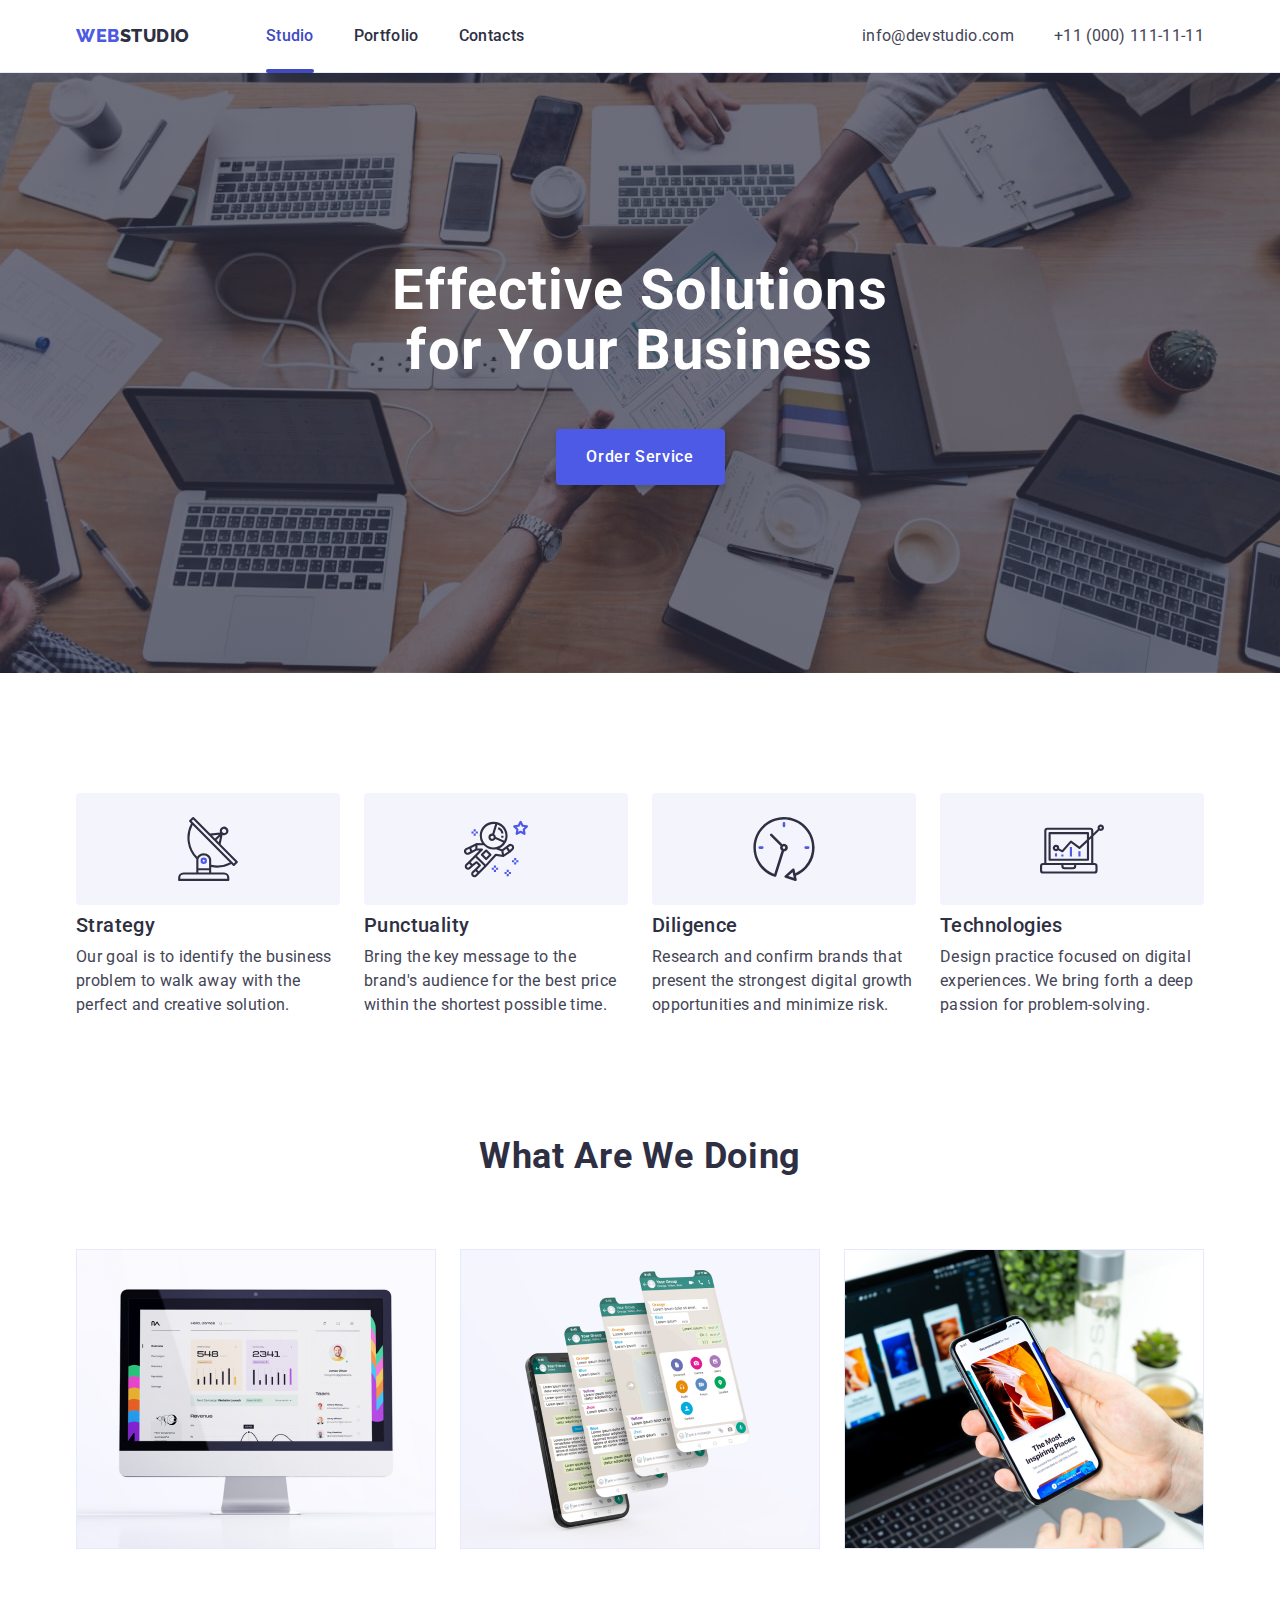
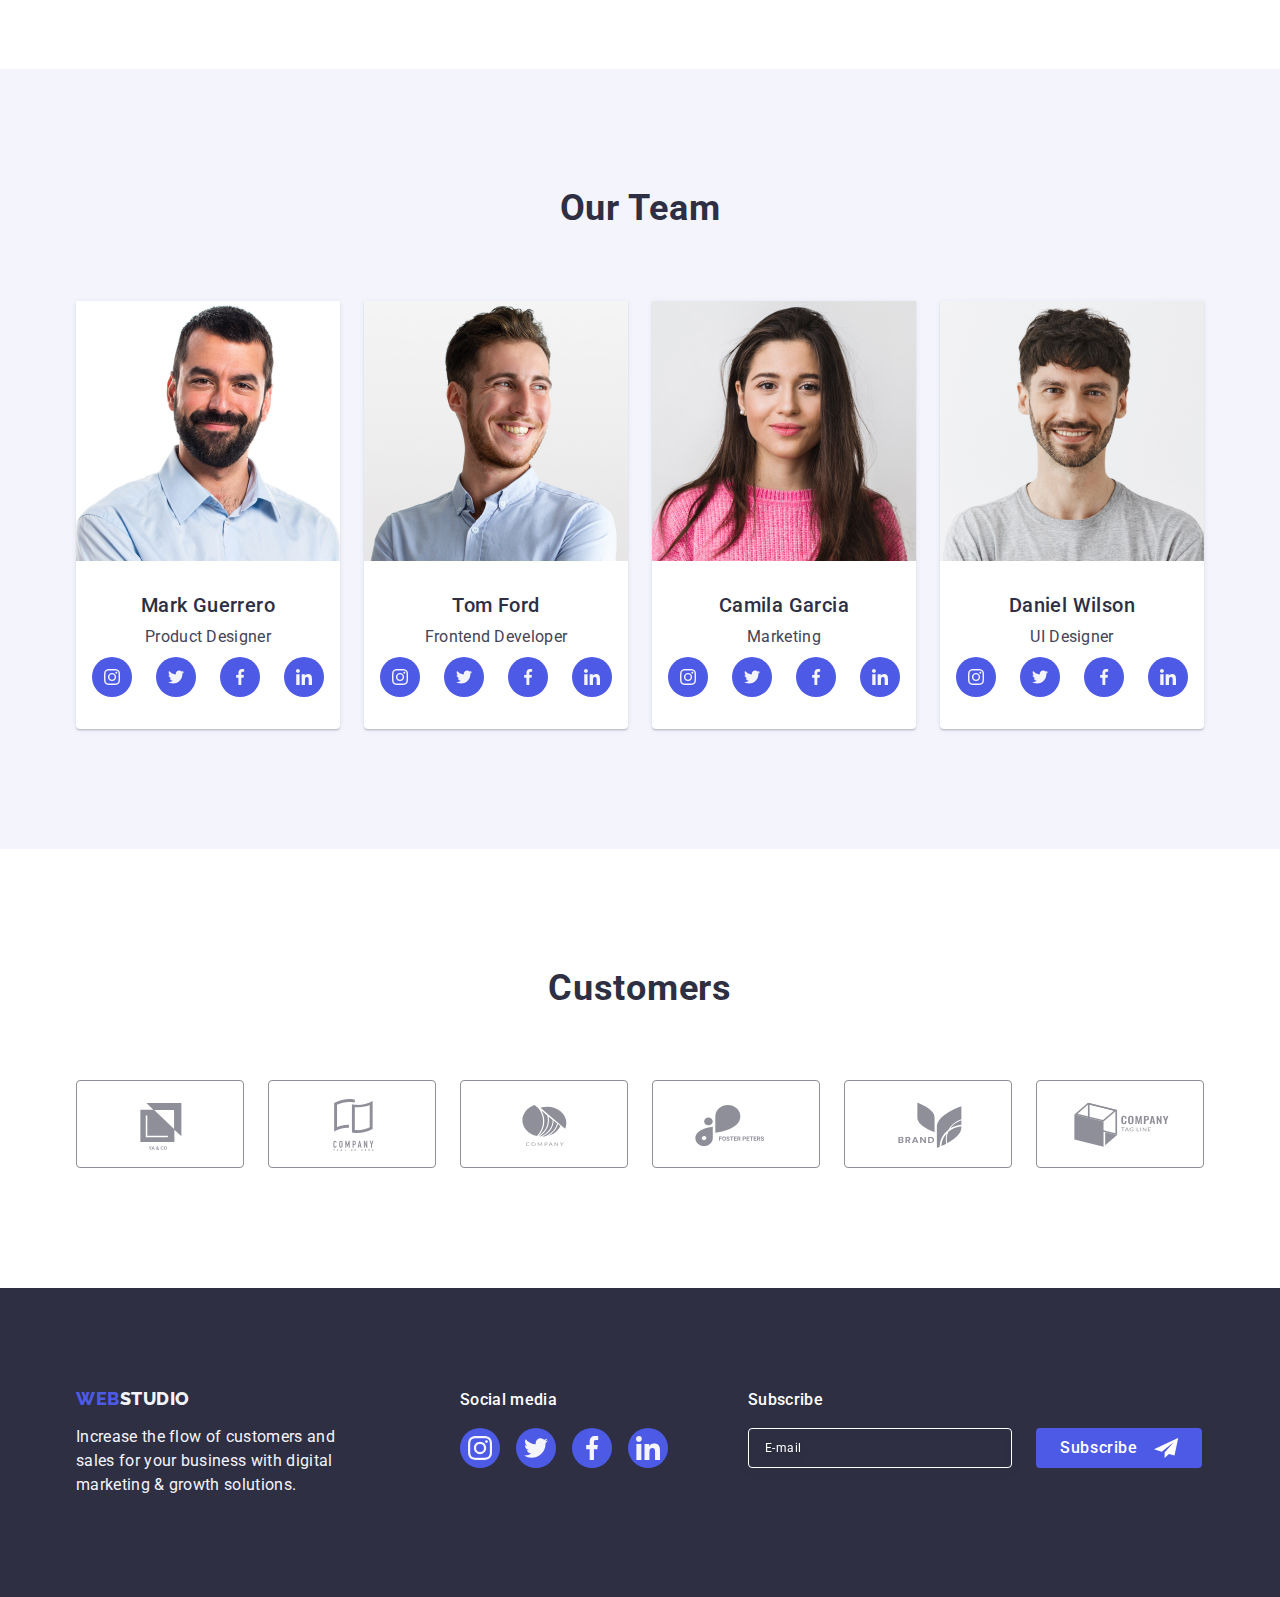
<file: index.html>
<!DOCTYPE html>
<html lang="en">
  <head>
    <meta charset="UTF-8" />
    <meta http-equiv="X-UA-Compatible" content="IE=edge" />
    <meta name="viewport" content="width=device-width, initial-scale=1.0" />
    <title>Main Page</title>
    <link rel="preconnect" href="https://fonts.googleapis.com" />
    <link rel="preconnect" href="https://fonts.gstatic.com" crossorigin />
    <link
      href="https://fonts.googleapis.com/css2?family=Raleway:wght@800&family=Roboto:wght@400;500;700;900&display=swap"
      rel="stylesheet"
    />
    <link
      rel="stylesheet"
      href="https://cdnjs.cloudflare.com/ajax/libs/modern-normalize/1.1.0/modern-normalize.min.css"
    />
    <link rel="stylesheet" href="./css/styles.css" />
  </head>
  <body>
    <header class="page-header">
      <div class="container page-header-container">
        <nav class="nav-header">
          <a class="logo link logo-header" href="./index.html"
            >Web<span class="part-logo">Studio</span></a
          >
          <ul class="menu list">
            <li class="menu-item">
              <a
                class="menu-link link highlighting-the-active-page"
                href="./index.html"
                >Studio</a
              >
            </li>
            <li class="menu-item">
              <a class="menu-link link" href="./portfolio.html">Portfolio</a>
            </li>
            <li class="menu-item">
              <a class="menu-link link" href="">Contacts</a>
            </li>
          </ul>
        </nav>
        <address class="contacts">
          <ul class="contact-information list">
            <li class="contact-information-item">
              <a
                class="contact-information-link link"
                href="mailto:info@devstudio.com"
                >info@devstudio.com</a
              >
            </li>
            <li class="contact-information-item">
              <a class="contact-information-link link" href="tel:+110001111111"
                >+11 (000) 111-11-11</a
              >
            </li>
          </ul>
        </address>
      </div>
    </header>
    <main>
      <section class="hero hero-container">
        <div class="container">
          <h1 class="hero-title">Effective Solutions for Your Business</h1>
          <button class="btn-order" type="button" data-modal-open>
            Order Service
          </button>
        </div>
      </section>
      <section class="feautures section">
        <div class="container">
          <h2 class="feautures-tittle-main visually-hidden">Features</h2>
          <ul class="feautures-list list">
            <li class="feautures-item">
              <div class="feautures-icon-container">
                <svg
                  class="feautures-icon feautures-icon-antenna"
                  aria-label="icon-antenna"
                  width="64"
                  height="64"
                >
                  <use href="./images/icons.svg#icon-antenna"></use>
                </svg>
              </div>
              <h3 class="feautures-tittle">Strategy</h3>
              <p class="feautures-text">
                Our goal is to identify the business problem to walk away with
                the perfect and creative solution.
              </p>
            </li>
            <li class="feautures-item">
              <div class="feautures-icon-container">
                <svg
                  class="feautures-icon feautures-icon-astronaut"
                  aria-label="icon-astronaut"
                  width="64"
                  height="64"
                >
                  <use href="./images/icons.svg#icon-astronaut"></use>
                </svg>
              </div>
              <h3 class="feautures-tittle">Punctuality</h3>
              <p class="feautures-text">
                Bring the key message to the brand's audience for the best price
                within the shortest possible time.
              </p>
            </li>
            <li class="feautures-item">
              <div class="feautures-icon-container">
                <svg
                  class="feautures-icon feautures-icon-clock"
                  aria-label="icon-clock"
                  width="64"
                  height="64"
                >
                  <use href="./images/icons.svg#icon-clock"></use>
                </svg>
              </div>
              <h3 class="feautures-tittle">Diligence</h3>
              <p class="feautures-text">
                Research and confirm brands that present the strongest digital
                growth opportunities and minimize risk.
              </p>
            </li>
            <li class="feautures-item">
              <div class="feautures-icon-container">
                <svg
                  class="feautures-icon feautures-icon-diagram"
                  aria-label="icon-diagram"
                  width="64"
                  height="64"
                >
                  <use href="./images/icons.svg#icon-diagram"></use>
                </svg>
              </div>
              <h3 class="feautures-tittle">Technologies</h3>
              <p class="feautures-text">
                Design practice focused on digital experiences. We bring forth a
                deep passion for problem-solving.
              </p>
            </li>
          </ul>
        </div>
      </section>
      <section class="activity">
        <div class="container">
          <h2 class="activity-tittle">What are we doing</h2>
          <ul class="activity-list list">
            <li class="activity-item">
              <img
                class="activity-img"
                src="./images/rectangle71.jpg"
                alt="Gray monobloc"
                width="360"
              />
            </li>
            <li class="activity-item">
              <img
                class="activity-img"
                src="./images/rectangle711.jpg"
                alt="Phone mockup"
                width="360"
              />
            </li>
            <li class="activity-item">
              <img
                class="activity-img"
                src="./images/rectangle712.jpg"
                alt="Apple phone in hand"
                width="360"
              />
            </li>
          </ul>
        </div>
      </section>
      <section class="team section">
        <div class="container team-container">
          <h2 class="team-tittle">Our Team</h2>
          <ul class="team-list list">
            <li class="team-item">
              <img
                class="team-img"
                src="./images/img.jpg"
                alt="Mark Guerrero"
                width="264"
              />
              <div class="team-text">
                <h3 class="team-member">Mark Guerrero</h3>
                <p class="team-member-position">Product Designer</p>
                <ul class="social-list list">
                  <li class="social-list-item">
                    <a href="" class="social-link">
                      <svg
                        class="social-icon"
                        aria-label="icon instagram"
                        width="16"
                        height="16"
                      >
                        <use href="./images/icons.svg#icon-instagram"></use>
                      </svg>
                    </a>
                  </li>
                  <li class="social-list-item">
                    <a href="" class="social-link">
                      <svg
                        class="social-icon"
                        aria-label="icon twitter"
                        width="16"
                        height="16"
                      >
                        <use href="./images/icons.svg#icon-twitter"></use>
                      </svg>
                    </a>
                  </li>
                  <li class="social-list-item">
                    <a href="" class="social-link">
                      <svg
                        class="social-icon"
                        aria-label="icon facebook"
                        width="16"
                        height="16"
                      >
                        <use href="./images/icons.svg#icon-facebook"></use>
                      </svg>
                    </a>
                  </li>
                  <li class="social-list-item">
                    <a href="" class="social-link">
                      <svg
                        class="social-icon"
                        aria-label="icon linkedin"
                        width="16"
                        height="16"
                      >
                        <use href="./images/icons.svg#icon-linkedin"></use>
                      </svg>
                    </a>
                  </li>
                </ul>
              </div>
            </li>
            <li class="team-item">
              <img
                class="team-img"
                src="./images/img1.jpg"
                alt="Tom Ford"
                width="264"
              />
              <div class="team-text">
                <h3 class="team-member">Tom Ford</h3>
                <p class="team-member-position">Frontend Developer</p>
                <ul class="social-list list">
                  <li class="social-list-item">
                    <a href="" class="social-link">
                      <svg
                        class="social-icon"
                        aria-label="icon instagram"
                        width="16"
                        height="16"
                      >
                        <use href="./images/icons.svg#icon-instagram"></use>
                      </svg>
                    </a>
                  </li>
                  <li class="social-list-item">
                    <a href="" class="social-link">
                      <svg
                        class="social-icon"
                        aria-label="icon twitter"
                        width="16"
                        height="16"
                      >
                        <use href="./images/icons.svg#icon-twitter"></use>
                      </svg>
                    </a>
                  </li>
                  <li class="social-list-item">
                    <a href="" class="social-link">
                      <svg
                        class="social-icon"
                        aria-label="icon facebook"
                        width="16"
                        height="16"
                      >
                        <use href="./images/icons.svg#icon-facebook"></use>
                      </svg>
                    </a>
                  </li>
                  <li class="social-list-item">
                    <a href="" class="social-link">
                      <svg
                        class="social-icon"
                        aria-label="icon linkedin"
                        width="16"
                        height="16"
                      >
                        <use href="./images/icons.svg#icon-linkedin"></use>
                      </svg>
                    </a>
                  </li>
                </ul>
              </div>
            </li>
            <li class="team-item">
              <img
                class="team-img"
                src="./images/img2.jpg"
                alt="Camila Garcia"
                width="264"
              />
              <div class="team-text">
                <h3 class="team-member">Camila Garcia</h3>
                <p class="team-member-position">Marketing</p>
                <ul class="social-list list">
                  <li class="social-list-item">
                    <a href="" class="social-link">
                      <svg
                        class="social-icon"
                        aria-label="icon instagram"
                        width="16"
                        height="16"
                      >
                        <use href="./images/icons.svg#icon-instagram"></use>
                      </svg>
                    </a>
                  </li>
                  <li class="social-list-item">
                    <a href="" class="social-link">
                      <svg
                        class="social-icon"
                        aria-label="icon twitter"
                        width="16"
                        height="16"
                      >
                        <use href="./images/icons.svg#icon-twitter"></use>
                      </svg>
                    </a>
                  </li>
                  <li class="social-list-item">
                    <a href="" class="social-link">
                      <svg
                        class="social-icon"
                        aria-label="icon facebook"
                        width="16"
                        height="16"
                      >
                        <use href="./images/icons.svg#icon-facebook"></use>
                      </svg>
                    </a>
                  </li>
                  <li class="social-list-item">
                    <a href="" class="social-link">
                      <svg
                        class="social-icon"
                        aria-label="icon linkedin"
                        width="16"
                        height="16"
                      >
                        <use href="./images/icons.svg#icon-linkedin"></use>
                      </svg>
                    </a>
                  </li>
                </ul>
              </div>
            </li>
            <li class="team-item">
              <img
                class="team-img"
                src="./images/img3.jpg"
                alt="Daniel Wilson"
                width="264"
              />
              <div class="team-text">
                <h3 class="team-member">Daniel Wilson</h3>
                <p class="team-member-position">UI Designer</p>
                <ul class="social-list list">
                  <li class="social-list-item">
                    <a href="" class="social-link">
                      <svg
                        class="social-icon"
                        aria-label="icon instagram"
                        width="16"
                        height="16"
                      >
                        <use href="./images/icons.svg#icon-instagram"></use>
                      </svg>
                    </a>
                  </li>
                  <li class="social-list-item">
                    <a href="" class="social-link">
                      <svg
                        class="social-icon"
                        aria-label="icon twitter"
                        width="16"
                        height="16"
                      >
                        <use href="./images/icons.svg#icon-twitter"></use>
                      </svg>
                    </a>
                  </li>
                  <li class="social-list-item">
                    <a href="" class="social-link">
                      <svg
                        class="social-icon"
                        aria-label="icon facebook"
                        width="16"
                        height="16"
                      >
                        <use href="./images/icons.svg#icon-facebook"></use>
                      </svg>
                    </a>
                  </li>
                  <li class="social-list-item">
                    <a href="" class="social-link">
                      <svg
                        class="social-icon"
                        aria-label="icon linkedin"
                        width="16"
                        height="16"
                      >
                        <use href="./images/icons.svg#icon-linkedin"></use>
                      </svg>
                    </a>
                  </li>
                </ul>
              </div>
            </li>
          </ul>
        </div>
      </section>
      <section class="customers section">
        <div class="container">
          <h2 class="customers-tittle">Customers</h2>
          <ul class="customers-list list">
            <li class="customers-list-item">
              <a href="" class="customers-link">
                <svg
                  class="customers-icon"
                  aria-label="logo company 1"
                  width="104"
                  height="56"
                >
                  <use href="./images/icons.svg#icon-Logo1"></use>
                </svg>
              </a>
            </li>
            <li class="customers-list-item">
              <a href="" class="customers-link">
                <svg
                  class="customers-icon"
                  aria-label="logo company 2"
                  width="104"
                  height="56"
                >
                  <use href="./images/icons.svg#icon-Logo2"></use>
                </svg>
              </a>
            </li>
            <li class="customers-list-item">
              <a href="" class="customers-link">
                <svg
                  class="customers-icon"
                  aria-label="logo company 3"
                  width="104"
                  height="56"
                >
                  <use href="./images/icons.svg#icon-Logo3"></use>
                </svg>
              </a>
            </li>
            <li class="customers-list-item">
              <a href="" class="customers-link">
                <svg
                  class="customers-icon"
                  aria-label="logo company 4"
                  width="104"
                  height="56"
                >
                  <use href="./images/icons.svg#icon-Logo4"></use>
                </svg>
              </a>
            </li>
            <li class="customers-list-item">
              <a href="" class="customers-link">
                <svg
                  class="customers-icon"
                  aria-label="logo company 5"
                  width="104"
                  height="56"
                >
                  <use href="./images/icons.svg#icon-Logo5"></use>
                </svg>
              </a>
            </li>
            <li class="customers-list-item">
              <a href="" class="customers-link">
                <svg
                  class="customers-icon"
                  aria-label="logo company 6"
                  width="104"
                  height="56"
                >
                  <use href="./images/icons.svg#icon-Logo6"></use>
                </svg>
              </a>
            </li>
          </ul>
        </div>
      </section>
    </main>
    <footer class="footer">
      <div class="container container-footer-text">
        <div class="footer-text-first">
          <a class="footer-logo link full-logo" href="./index.html"
            >Web<span class="footer-part-logo">Studio</span></a
          >
          <p class="footer-text">
            Increase the flow of customers and sales for your business with
            digital marketing & growth solutions.
          </p>
        </div>
        <div class="social-media">
          <p class="social-media-tiitle">Social media</p>
          <ul class="soc-media-list list">
            <li class="soc-media-item">
              <a href="" class="soc-media-link">
                <svg
                  class="soc-media-icon"
                  aria-label="icon instagram"
                  width="24"
                  height="24"
                >
                  <use href="./images/icons.svg#icon-instagram"></use>
                </svg>
              </a>
            </li>
            <li class="soc-media-item">
              <a href="" class="soc-media-link">
                <svg
                  class="soc-media-icon"
                  aria-label="icon twitter"
                  width="24"
                  height="24"
                >
                  <use href="./images/icons.svg#icon-twitter"></use>
                </svg>
              </a>
            </li>
            <li class="soc-media-item">
              <a href="" class="soc-media-link">
                <svg
                  class="soc-media-icon"
                  aria-label="icon facebook"
                  width="24"
                  height="24"
                >
                  <use href="./images/icons.svg#icon-facebook"></use>
                </svg>
              </a>
            </li>
            <li class="soc-media-item">
              <a href="" class="soc-media-link">
                <svg
                  class="soc-media-icon"
                  aria-label="icon linkedin"
                  width="24"
                  height="24"
                >
                  <use href="./images/icons.svg#icon-linkedin"></use>
                </svg>
              </a>
            </li>
          </ul>
        </div>
        <div class="subscribe-wrapper">
          <p class="subscribe-tiitle">Subscribe</p>
          <form class="subscribe-form-container">
            <label class="subscribe-form">
              <input
                class="subscribe-form-input"
                type="email"
                name="email"
                required
                placeholder="E-mail"
              />
            </label>
            <button type="submit" class="subscribe-form-submit">
              Subscribe
              <svg class="subscribe-form-icon" width="24" height="24">
                <use href="./images/icons.svg#icon-send"></use>
              </svg>
            </button>
          </form>
        </div>
      </div>
    </footer>
    <div class="backdrop is-hidden" data-modal>
      <div class="modal">
        <button type="button" class="modal-close-btn" data-modal-close>
          <svg class="modal-close-icon" width="8" height="8">
            <use href="./images/icons.svg#icon-close"></use>
          </svg>
        </button>
        <p class="contact-form-tittle">
          Leave your contacts and we will call you back
        </p>
        <form class="modal-contact-form">
          <div class="modal-contact-form-wrapper">
            <label class="contact-form-descr" for="user-name">Name</label>
            <div class="contact-form-input-wrapper">
              <input
                id="user-name"
                class="contact-form-input"
                type="text"
                name="user-name"
                pattern="[a-zA-Zа-яА-ЯіІїЇґҐєЄʼ]+"
                required
              />
              <svg class="contact-form-icon" width="18" height="24">
                <use href="./images/icons.svg#icon-people"></use>
              </svg>
            </div>
          </div>
          <div class="modal-contact-form-wrapper">
            <label class="contact-form-descr" for="user_phone">Phone</label>
            <div class="contact-form-input-wrapper">
              <input
                id="user_phone"
                class="contact-form-input"
                type="tel"
                name="user_tel"
                pattern="[0-9]{3}-[0-9]{3}-[0-9]{2}-[0-9]{2}"
                title="xxx-xxx-xx-xx"
                required
              />
              <svg class="contact-form-icon" width="18" height="24">
                <use href="./images/icons.svg#icon-phone"></use>
              </svg>
            </div>
          </div>
          <div class="modal-contact-form-wrapper">
            <label class="contact-form-descr" for="user_email">Email</label>
            <div class="contact-form-input-wrapper">
              <input
                id="user_email"
                class="contact-form-input"
                type="email"
                name="email"
                required
              />
              <svg class="contact-form-icon" width="18" height="24">
                <use href="./images/icons.svg#icon-envelope"></use>
              </svg>
            </div>
          </div>
          <div class="contact-form-textarea-wrapper">
            <label class="contact-form-descr" for="user-comment">Comment</label>
            <textarea
              id="user-comment"
              name="user-comment"
              class="contact-form-textarea"
              placeholder="Text input"
            ></textarea>
          </div>
          <div class="contact-form-chekbox-wrapper">
            <input
              id="user-privacy"
              class="contact-form-chekbox visually-hidden"
              type="checkbox"
              value="true"
              name="user-privacy"
              required
            />
            <label class="chekbox-label" for="user-privacy"
              ><span class="contact-form-own-chekbox">
                <svg class="contact-form-icon-done" width="10" height="8">
                  <use href="./images/icons.svg#icon-done"></use></svg></span
              >I accept the terms and conditions of the<a
                href=""
                class="contact-form-link"
                >Privacy Policy</a
              ></label
            >
          </div>
          <button type="submit" class="contact-form-submit">Send</button>
        </form>
      </div>
    </div>
    <script src="./JS/modal.js"></script>
  </body>
</html>
</file>
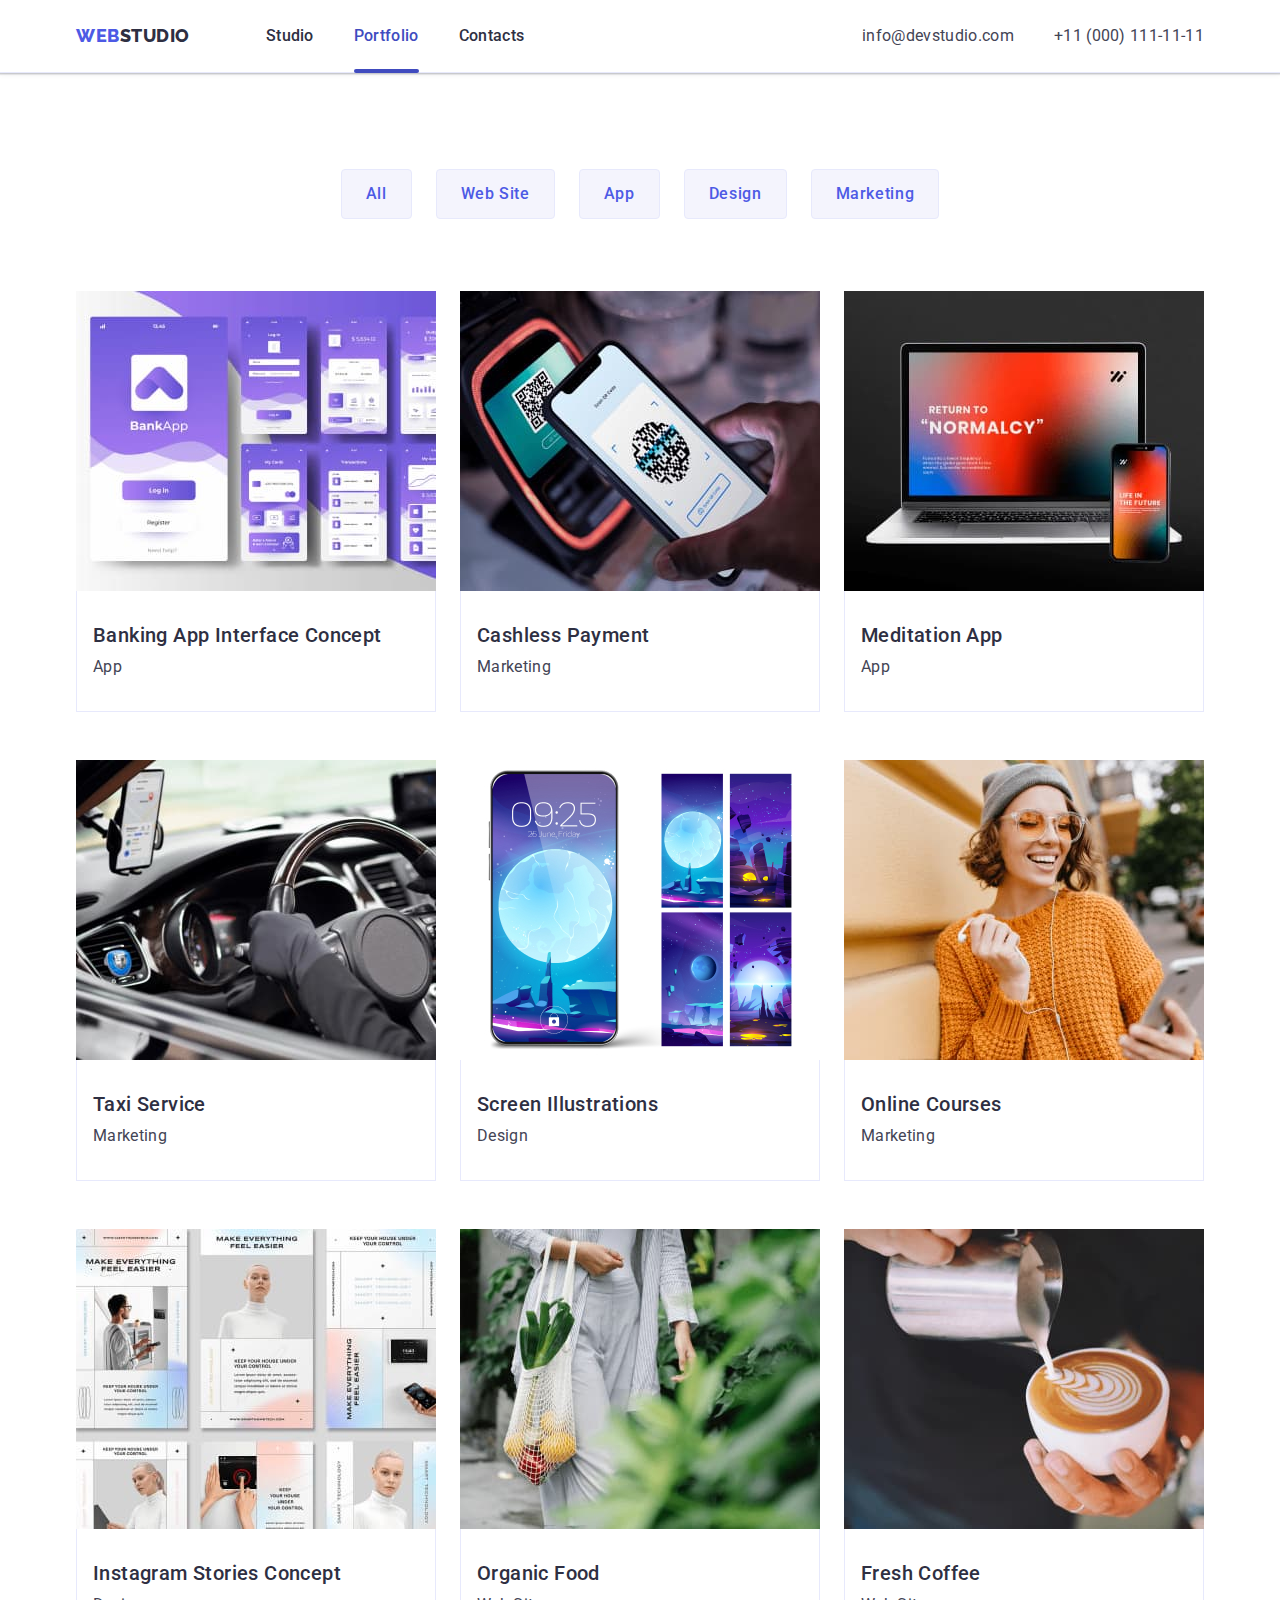
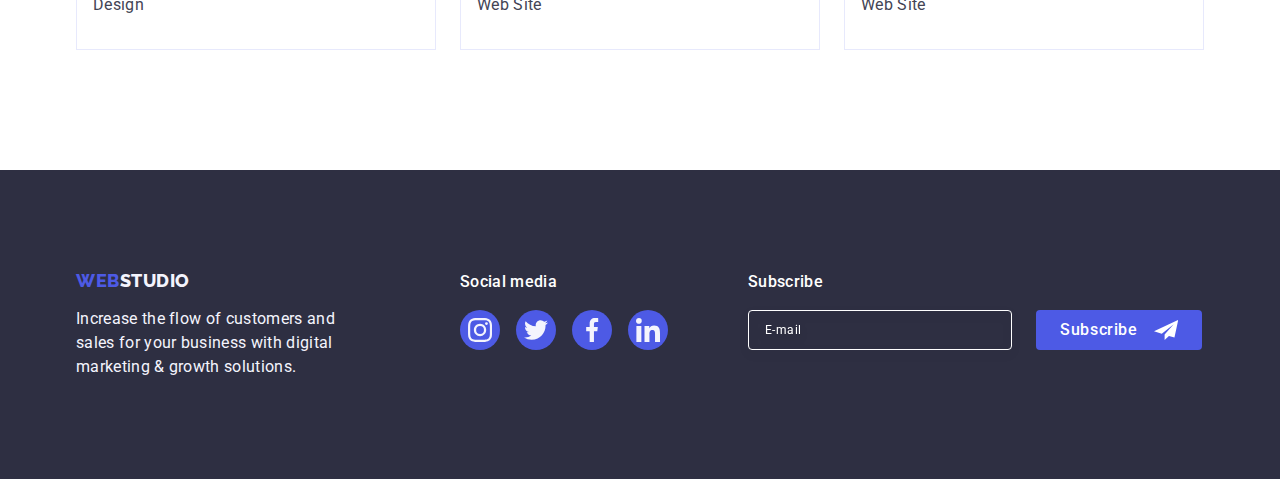
<file: portfolio.html>
<!DOCTYPE html>
<html lang="en">
  <head>
    <meta charset="UTF-8" />
    <meta http-equiv="X-UA-Compatible" content="IE=edge" />
    <meta name="viewport" content="width=device-width, initial-scale=1.0" />
    <title>Portfolio</title>
    <link rel="preconnect" href="https://fonts.googleapis.com" />
    <link rel="preconnect" href="https://fonts.gstatic.com" crossorigin />
    <link
      href="https://fonts.googleapis.com/css2?family=Raleway:wght@800&family=Roboto:wght@400;500;700;900&display=swap"
      rel="stylesheet"
    />
    <link
      rel="stylesheet"
      href="https://cdnjs.cloudflare.com/ajax/libs/modern-normalize/1.1.0/modern-normalize.min.css"
    />
    <link rel="stylesheet" href="./css/styles.css" />
  </head>
  <body>
    <header class="page-header header-portfolio">
      <div class="container page-header-container">
        <nav class="nav-header">
          <a class="logo link logo-header" href="./index.html"
            >Web<span class="part-logo">Studio</span></a
          >
          <ul class="menu list">
            <li class="menu-item">
              <a class="menu-link link" href="./index.html">Studio</a>
            </li>
            <li class="menu-item">
              <a
                class="menu-link link highlighting-the-active-page"
                href="./portfolio.html"
                >Portfolio</a
              >
            </li>
            <li class="menu-item">
              <a class="menu-link link" href="">Contacts</a>
            </li>
          </ul>
        </nav>
        <address class="contacts">
          <ul class="contact-information list">
            <li class="contact-information-item">
              <a
                class="contact-information-link link"
                href="mailto:info@devstudio.com"
                >info@devstudio.com</a
              >
            </li>
            <li class="contact-information-item">
              <a class="contact-information-link link" href="tel:+110001111111"
                >+11 (000) 111-11-11</a
              >
            </li>
          </ul>
        </address>
      </div>
    </header>

    <main>
      <section class="projects">
        <div class="container">
          <h1 class="visually-hidden">List of projects</h1>
          <ul class="list projects-list-btn">
            <li class="list-item">
              <button type="button" class="btn-filter">All</button>
            </li>
            <li class="list-item">
              <button type="button" class="btn-filter">Web Site</button>
            </li>
            <li class="list-item">
              <button type="button" class="btn-filter">App</button>
            </li>
            <li class="list-item">
              <button type="button" class="btn-filter">Design</button>
            </li>
            <li class="list-item">
              <button type="button" class="btn-filter">Marketing</button>
            </li>
          </ul>

          <ul class="projects-list list">
            <li class="projects-item">
              <a class="projects-link link" href="">
                <div class="projects-list-img-wrapper">
                  <img
                    class="projects-img"
                    src="./images/portfolio/img8.jpg"
                    alt="Internet banking
              application"
                    width="360"
                  />
                  <p class="overlay">
                    14 Stylish and User-Friendly App Design Concepts · Task
                    Manager App · Calorie Tracker App · Exotic Fruit Ecommerce
                    App · Cloud Storage App
                  </p>
                </div>
                <div class="projects-text">
                  <h2 class="projects-tittle">Banking App Interface Concept</h2>
                  <p class="projects-filter">App</p>
                </div></a
              >
            </li>

            <li class="projects-item">
              <a class="projects-link link" href="">
                <div class="projects-list-img-wrapper">
                  <img
                    class="projects-img"
                    src="./images/portfolio/img7.jpg"
                    alt="Payment system"
                    width="360"
                  />
                  <p class="overlay">
                    14 Stylish and User-Friendly App Design Concepts · Task
                    Manager App · Calorie Tracker App · Exotic Fruit Ecommerce
                    App · Cloud Storage App
                  </p>
                </div>
                <div class="projects-text">
                  <h2 class="projects-tittle">Cashless Payment</h2>
                  <p class="projects-filter">Marketing</p>
                </div>
              </a>
            </li>

            <li class="projects-item">
              <a class="projects-link link" href="">
                <div class="projects-list-img-wrapper">
                  <img
                    class="projects-img"
                    src="./images/portfolio/img6.jpg"
                    alt="Laptop and smartphone
              with meditation app open"
                    width="360"
                  />
                  <p class="overlay">
                    14 Stylish and User-Friendly App Design Concepts · Task
                    Manager App · Calorie Tracker App · Exotic Fruit Ecommerce
                    App · Cloud Storage App
                  </p>
                </div>
                <div class="projects-text">
                  <h2 class="projects-tittle">Meditation App</h2>
                  <p class="projects-filter">App</p>
                </div>
              </a>
            </li>

            <li class="projects-item">
              <a class="projects-link link" href="">
                <div class="projects-list-img-wrapper">
                  <img
                    class="projects-img"
                    src="./images/portfolio/img5.jpg"
                    alt="Interior of a car with
              a driver"
                    width="360"
                  />
                  <p class="overlay">
                    14 Stylish and User-Friendly App Design Concepts · Task
                    Manager App · Calorie Tracker App · Exotic Fruit Ecommerce
                    App · Cloud Storage App
                  </p>
                </div>
                <div class="projects-text">
                  <h2 class="projects-tittle">Taxi Service</h2>
                  <p class="projects-filter">Marketing</p>
                </div>
              </a>
            </li>

            <li class="projects-item">
              <a class="projects-link link" href="">
                <div class="projects-list-img-wrapper">
                  <img
                    class="projects-img"
                    src="./images/portfolio/img4.jpg"
                    alt="Smartphone with home
              screen wallpaper"
                    width="360"
                  />
                  <p class="overlay">
                    14 Stylish and User-Friendly App Design Concepts · Task
                    Manager App · Calorie Tracker App · Exotic Fruit Ecommerce
                    App · Cloud Storage App
                  </p>
                </div>
                <div class="projects-text">
                  <h2 class="projects-tittle">Screen Illustrations</h2>
                  <p class="projects-filter">Design</p>
                </div>
              </a>
            </li>

            <li class="projects-item">
              <a class="projects-link link" href="">
                <div class="projects-list-img-wrapper">
                  <img
                    class="projects-img"
                    src="./images/portfolio/img3.jpg"
                    alt="A girl in headphones
              and with a smartphone in her hands"
                    width="360"
                  />
                  <p class="overlay">
                    14 Stylish and User-Friendly App Design Concepts · Task
                    Manager App · Calorie Tracker App · Exotic Fruit Ecommerce
                    App · Cloud Storage App
                  </p>
                </div>
                <div class="projects-text">
                  <h2 class="projects-tittle">Online Courses</h2>
                  <p class="projects-filter">Marketing</p>
                </div>
              </a>
            </li>

            <li class="projects-item">
              <a class="projects-link link" href="">
                <div class="projects-list-img-wrapper">
                  <img
                    class="projects-img"
                    src="./images/portfolio/img2.jpg"
                    alt="Layouts for Instagram
              stories"
                    width="360"
                  />
                  <p class="overlay">
                    14 Stylish and User-Friendly App Design Concepts · Task
                    Manager App · Calorie Tracker App · Exotic Fruit Ecommerce
                    App · Cloud Storage App
                  </p>
                </div>
                <div class="projects-text">
                  <h2 class="projects-tittle">Instagram Stories Concept</h2>
                  <p class="projects-filter">Design</p>
                </div>
              </a>
            </li>

            <li class="projects-item">
              <a class="projects-link link" href="">
                <div class="projects-list-img-wrapper">
                  <img
                    class="projects-img"
                    src="./images/portfolio/img1.jpg"
                    alt="The girl is holding a
              net with fruits"
                    width="360"
                  />
                  <p class="overlay">
                    14 Stylish and User-Friendly App Design Concepts · Task
                    Manager App · Calorie Tracker App · Exotic Fruit Ecommerce
                    App · Cloud Storage App
                  </p>
                </div>
                <div class="projects-text">
                  <h2 class="projects-tittle">Organic Food</h2>
                  <p class="projects-filter">Web Site</p>
                </div>
              </a>
            </li>

            <li class="projects-item">
              <a class="projects-link link" href="">
                <div class="projects-list-img-wrapper">
                  <img
                    class="projects-img"
                    src="./images/portfolio/img.jpg"
                    alt="A mug of coffee in the
              barista's hand"
                    width="360"
                  />
                  <p class="overlay">
                    14 Stylish and User-Friendly App Design Concepts · Task
                    Manager App · Calorie Tracker App · Exotic Fruit Ecommerce
                    App · Cloud Storage App
                  </p>
                </div>
                <div class="projects-text">
                  <h2 class="projects-tittle">Fresh Coffee</h2>
                  <p class="projects-filter">Web Site</p>
                </div>
              </a>
            </li>
          </ul>
        </div>
      </section>
    </main>
    <footer class="footer">
      <div class="container container-footer-text">
        <div class="footer-text-first">
          <a class="footer-logo link full-logo" href="./index.html"
            >Web<span class="footer-part-logo">Studio</span></a
          >
          <p class="footer-text">
            Increase the flow of customers and sales for your business with
            digital marketing & growth solutions.
          </p>
        </div>
        <div class="social-media">
          <p class="social-media-tiitle">Social media</p>
          <ul class="soc-media-list list">
            <li class="soc-media-item">
              <a href="" class="soc-media-link">
                <svg
                  class="soc-media-icon"
                  aria-label="icon instagram"
                  width="24"
                  height="24"
                >
                  <use href="./images/icons.svg#icon-instagram"></use>
                </svg>
              </a>
            </li>
            <li class="soc-media-item">
              <a href="" class="soc-media-link">
                <svg
                  class="soc-media-icon"
                  aria-label="icon twitter"
                  width="24"
                  height="24"
                >
                  <use href="./images/icons.svg#icon-twitter"></use>
                </svg>
              </a>
            </li>
            <li class="soc-media-item">
              <a href="" class="soc-media-link">
                <svg
                  class="soc-media-icon"
                  aria-label="icon facebook"
                  width="24"
                  height="24"
                >
                  <use href="./images/icons.svg#icon-facebook"></use>
                </svg>
              </a>
            </li>
            <li class="soc-media-item">
              <a href="" class="soc-media-link">
                <svg
                  class="soc-media-icon"
                  aria-label="icon linkedin"
                  width="24"
                  height="24"
                >
                  <use href="./images/icons.svg#icon-linkedin"></use>
                </svg>
              </a>
            </li>
          </ul>
        </div>
        <div class="subscribe-wrapper">
          <p class="subscribe-tiitle">Subscribe</p>
          <form class="subscribe-form-container">
            <label class="subscribe-form">
              <input
                class="subscribe-form-input"
                type="email"
                name="email"
                required
                placeholder="E-mail"
              />
            </label>
            <button type="submit" class="subscribe-form-submit">
              Subscribe
              <svg class="subscribe-form-icon" width="24" height="24">
                <use href="./images/icons.svg#icon-send"></use>
              </svg>
            </button>
          </form>
        </div>
      </div>
    </footer>
  </body>
</html>
</file>
<file: css/styles.css>
:root {
  --main-font-family: 'Roboto', sans-serif;
  --secondary-font-family: 'Raleway', sans-serif;
  --primary-text-color: #434455;
  --secondary-text-color: #2e2f42;
  --accent-color: #4d5ae5;
  --hover-focus-color: #404bbf;
  --text-color-theme-dark: #f4f4fd;
  --text-color-theme-dark-secondary: #fff;
  --background-color-light: #f4f4fd;
  --background-color-dark: #2e2f42;
  --border-btn: #e7e9fc;
  --color-icon-customers-border: #8e8f99;
  --transition-value: 250ms cubic-bezier(0.4, 0, 0.2, 1);
}

.list {
  list-style: none;
}

.link {
  text-decoration: none;
}

button {
  cursor: pointer;
}

body {
  font-family: var(--main-font-family);
  color: var(--primary-text-color);
  background-color: #ffffff;
}

h1,
h2,
h3,
h4,
p {
  margin-top: 0;
  margin-bottom: 0;
}

ul,
ol {
  margin-top: 0;
  margin-bottom: 0;
  padding-left: 0;
}

img {
  display: block;
}

.container {
  width: 1158px;
  padding: 0 15px;
  margin-left: auto;
  margin-right: auto;
}
.section {
  padding-top: 120px;
  padding-bottom: 120px;
}

/* Header */
.logo,
.part-logo {
  font-family: var(--secondary-font-family);
  color: var(--accent-color);
  font-weight: 800;
  font-size: 18px;
  line-height: 1.17;
  letter-spacing: 0.03em;
  text-transform: uppercase;
}
.part-logo {
  color: var(--secondary-text-color);
}
.logo-header {
  margin-right: 76px;
}

.page-header {
  border-bottom: 1px solid #e7e9fc;
  box-shadow: 0px 2px 1px rgba(46, 47, 66, 0.08),
    0px 1px 1px rgba(46, 47, 66, 0.16), 0px 1px 6px rgba(46, 47, 66, 0.08);
}

.page-header-container {
  display: flex;
  align-items: center;
}
.nav-header {
  display: flex;
  align-items: center;
}
.menu {
  display: flex;
  gap: 40px;
}
.contact-information {
  display: flex;
  gap: 40px;
}
.menu-link {
  position: relative;
  display: block;
  padding-top: 24px;
  padding-bottom: 24px;

  font-weight: 500;
  font-size: 16px;
  line-height: 1.5;
  letter-spacing: 0.02em;
  color: var(--secondary-text-color);
  transition: color var(--transition-value);
}
.menu-link:hover,
.menu-link:focus {
  color: var(--hover-focus-color);
}
.highlighting-the-active-page {
  color: #404bbf;
}
.highlighting-the-active-page::after {
  position: absolute;
  display: block;
  content: '';
  background-color: var(--hover-focus-color);
  width: 100%;
  height: 4px;
  border-radius: 2px;
  margin-top: 20px;
  bottom: -1px;
  left: 0ж;
}

.contacts {
  font-style: normal;
  margin-left: auto;
}
.contact-information-link:hover,
.contact-information-link:focus {
  color: var(--hover-focus-color);
}
.contact-information-link {
  display: block;
  padding-top: 24px;
  padding-bottom: 24px;

  font-size: 16px;
  line-height: 1.5;
  letter-spacing: 0.02em;
  color: var(--primary-text-color);
  transition: color var(--transition-value);
}

/* Hero section */
.hero-title {
  max-width: 496px;
  font-weight: 700;
  font-size: 56px;
  line-height: 1.07;
  text-align: center;
  letter-spacing: 0.02em;
  color: var(--text-color-theme-dark-secondary);
  margin-right: auto;
  margin-left: auto;
}
.hero {
  background-color: var(--background-color-dark);
  background-image: linear-gradient(
      rgba(46, 47, 66, 0.7),
      rgba(46, 47, 66, 0.7)
    ),
    url(../images/hero/people-office.jpg);
  background-size: cover;
  background-repeat: no-repeat;
  background-position: center;
  max-width: 1440px;
}
.hero-container {
  padding: 188px 0;
  margin-right: auto;
  margin-left: auto;
}
.btn-order {
  display: block;
  margin-left: auto;
  margin-right: auto;
  margin-top: 48px;
  padding: 15px 30px;
  min-width: 169px;
  border: none;
  border-radius: 4px;
  height: 56px;
  box-shadow: 0px 4px 4px rgba(0, 0, 0, 0.15);

  font-weight: 500;
  font-size: 16px;
  line-height: 1.5;
  letter-spacing: 0.04em;
  color: var(--text-color-theme-dark-secondary);
  background: var(--accent-color);
  transition: background-color var(--transition-value);
}
.btn-order:hover,
.btn-order:focus {
  background-color: var(--hover-focus-color);
}
.visually-hidden {
  position: absolute;
  width: 1px;
  height: 1px;
  margin: -1px;
  border: 0;
  padding: 0;

  white-space: nowrap;
  clip-path: inset(100%);
  clip: rect(0 0 0 0);
  overflow: hidden;
}

/* Feautures section */
.feautures-list {
  display: flex;
  gap: 24px;
}
.feautures-item {
  flex-basis: calc((100% - 72px) / 4);
}
.feautures-icon-container {
  background-color: var(--background-color-light);
  justify-content: center;
  align-items: center;
  height: 112px;
  display: flex;
  margin-bottom: 8px;
  border-radius: 4px;
}
.feautures-icon {
  justify-content: center;
}
.feautures-tittle {
  margin-bottom: 8px;

  font-weight: 500;
  font-size: 20px;
  line-height: 1.2;
  letter-spacing: 0.02em;
  color: var(--secondary-text-color);
}
.feautures-text {
  font-size: 16px;
  line-height: 1.5;
  letter-spacing: 0.02em;
}
/* Activity */
.activity {
  padding-bottom: 120px;
}

.activity-tittle,
.team-tittle,
.customers-tittle {
  font-weight: 700;
  font-size: 36px;
  line-height: 1.11;
  text-align: center;
  letter-spacing: 0.02em;
  text-transform: capitalize;
  color: var(--secondary-text-color);
  margin-bottom: 72px;
}
.activity-list {
  display: flex;
  gap: 24px;
}
/* Our Team */

.team-member {
  font-weight: 500;
  font-size: 20px;
  line-height: 1.2;
  letter-spacing: 0.02em;
  color: var(--secondary-text-color);

  margin-bottom: 8px;
}
.team-member-position {
  font-size: 16px;
  line-height: 1.5;
  letter-spacing: 0.02em;
  margin-bottom: 8px;
}
.team {
  background-color: var(--background-color-light);
}
.team-item {
  border-radius: 0px 0px 4px 4px;
  box-shadow: 0px 1px 6px rgba(46, 47, 66, 0.08),
    0px 1px 1px rgba(46, 47, 66, 0.16), 0px 2px 1px rgba(46, 47, 66, 0.08);
  background-color: #ffffff;
}

.team-list {
  display: flex;
  gap: 24px;
}
.team-text {
  padding: 32px 0;
  text-align: center;
}
.social-list {
  display: flex;
  justify-content: center;
  gap: 24px;
}
.social-link {
  display: flex;
  justify-content: center;
  align-items: center;
  width: 40px;
  height: 40px;
  border-radius: 50%;
  background-color: var(--accent-color);
  transition: background-color var(--transition-value);
}
.social-link:hover,
.social-link:focus {
  background-color: var(--hover-focus-color);
}
.social-icon {
  fill: var(--text-color-theme-dark);
}
/* Customers */
.customers-tittle {
  line-height: 1.1;
}
.customers-list {
  display: flex;
  justify-content: center;
  align-items: center;
  gap: 24px;
}
.customers-link {
  display: flex;
  justify-content: center;
  align-items: center;
  width: 168px;
  height: 88px;
  border: 1px solid #8e8f99;
  border-radius: 4px;
  color: var(--color-icon-customers-border);
  transition: border-color 250ms cubic-bezier(0.4, 0, 0.2, 1),
    color 250ms cubic-bezier(0.4, 0, 0.2, 1);
}
.customers-icon {
  fill: currentColor;
}
.customers-link:hover,
.customers-link:focus {
  border-color: var(--hover-focus-color);
  color: var(--hover-focus-color);
}

/* Footer */
.footer {
  background-color: var(--background-color-dark);
  padding-top: 100px;
  padding-bottom: 100px;
}

.footer-text {
  width: 264px;
  min-height: 72px;

  font-size: 16px;
  line-height: 1.5;
  letter-spacing: 0.02em;
  color: var(--text-color-theme-dark);
}
.footer-logo,
.footer-part-logo {
  font-family: var(--secondary-font-family);
  color: var(--accent-color);
  font-weight: 800;
  font-size: 18px;
  line-height: 1.17;
  letter-spacing: 0.03em;
  text-transform: uppercase;
}
.footer-part-logo {
  color: var(--text-color-theme-dark);
}
.full-logo {
  display: inline-block;
  margin-bottom: 16px;
}
/* Social media*/

.social-media {
  margin-right: 80px;
}

.soc-media-list {
  display: flex;
  justify-content: center;
  gap: 16px;
}
.soc-media-link {
  display: flex;
  justify-content: center;
  align-items: center;
  width: 40px;
  height: 40px;
  border-radius: 50%;
  background-color: var(--accent-color);
  transition: background-color var(--transition-value);
}
.soc-media-link:hover,
.soc-media-link:focus {
  background-color: #31d0aa;
}
.container-footer-text {
  display: flex;
  align-items: baseline;
}
.footer-text-first {
  margin-right: 120px;
}
.social-media-tiitle {
  margin-bottom: 16px;

  font-weight: 500;
  font-size: 16px;
  line-height: 1.5;
  letter-spacing: 0.02em;
  color: var(--text-color-theme-dark-secondary);
}
.soc-media-icon {
  fill: var(--text-color-theme-dark);
}
.subscribe-tiitle {
  margin-bottom: 16px;

  font-weight: 500;
  font-size: 16px;
  line-height: 1.5;
  letter-spacing: 0.02em;
  color: var(--text-color-theme-dark-secondary);
}
.subscribe-form-input {
  border: 1px solid #ffffff;
  filter: drop-shadow(0px 4px 4px rgba(0, 0, 0, 0.15));
  border-radius: 4px;
  background-color: transparent;
  width: 264px;
  height: 40px;
  font-size: 12px;
  line-height: 1.5;
  letter-spacing: 0.04em;
  color: #ffffff;
  padding-left: 16px;
}
.subscribe-form-input::placeholder {
  color: #fff;
}
.subscribe-form-submit {
  display: flex;
  justify-content: center;
  align-items: center;
  text-align: center;
  padding: 8px 24px;
  background-color: var(--accent-color);
  border-radius: 4px;
  border: none;
  height: 40px;
  min-width: 165px;
  color: #fff;
  font-weight: 500;
  font-size: 16px;
  line-height: 1.5;
  letter-spacing: 0.04em;
  cursor: pointer;
  transition: background-color var(--transition-value);
}
.subscribe-form-submit:hover,
.subscribe-form-submit:focus {
  background-color: var(--hover-focus-color);
}
.subscribe-form-icon {
  fill: #fff;
  margin-left: 16px;
}
.subscribe-form-container {
  display: flex;
  align-items: center;
  gap: 24px;
}

.backdrop {
  position: fixed;
  top: 0;
  left: 0;
  width: 100%;
  height: 100%;
  background-color: rgba(46, 47, 66, 0.4);

  transition: opacity 250ms cubic-bezier(0.4, 0, 0.2, 1),
    visibility 250ms cubic-bezier(0.4, 0, 0.2, 1);
}
.modal {
  position: absolute;
  top: 50%;
  left: 50%;
  transform: translate(-50%, -50%);
  width: 408px;
  min-height: 584px;
  padding: 72px 24px 24px 24px;
  background-color: #fcfcfc;
  box-shadow: 0px 1px 1px rgba(0, 0, 0, 0.14), 0px 1px 3px rgba(0, 0, 0, 0.12),
    0px 2px 1px rgba(0, 0, 0, 0.2);
  border-radius: 4px;
  transition: transform 250ms cubic-bezier(0.4, 0, 0.2, 1);
}
.modal-close-btn {
  position: absolute;
  top: 24px;
  right: 24px;
  display: flex;
  align-items: center;
  justify-content: center;
  width: 24px;
  height: 24px;
  padding: 0;
  background-color: var(--border-btn);
  border: 1px solid rgba(0, 0, 0, 0.1);
  border-radius: 50%;
  transition: background-color 250ms cubic-bezier(0.4, 0, 0.2, 1),
    border 250ms cubic-bezier(0.4, 0, 0.2, 1);
}
.modal-close-btn:hover,
.modal-close-btn:focus {
  background-color: var(--hover-focus-color);
  border: none;
}
.modal-close-btn:hover .modal-close-icon,
.modal-close-btn:focus .modal-close-icon {
  fill: #ffffff;
}
.modal-close-icon {
  transition: fill 250ms cubic-bezier(0.4, 0, 0.2, 1);
}
.is-hidden {
  visibility: hidden;
  opacity: 0;
  pointer-events: none;
}
.contact-form-tittle {
  font-weight: 500;
  font-size: 16px;
  line-height: 1.5;
  text-align: center;
  letter-spacing: 0.02em;
  color: var(--secondary-text-color);
  margin-bottom: 16px;
}
.contact-form-textarea-wrapper {
  margin-bottom: 16px;
}
.contact-form-input {
  width: 100%;
  height: 40px;
  border: 1px solid rgba(46, 47, 66, 0.4);
  border-radius: 4px;
  padding-left: 38px;
  transition: border-color 250ms cubic-bezier(0.4, 0, 0.2, 1);
  background-color: transparent;
  outline: transparent;
}

.contact-form-input:focus,
.contact-form-textarea:focus {
  border-color: var(--accent-color);
}

.modal-contact-form-wrapper {
  margin-bottom: 8px;
}

.contact-form-descr {
  display: block;
  font-size: 12px;
  line-height: 1.17;
  letter-spacing: 0.04em;
  color: var(--color-icon-customers-border);
  margin-bottom: 4px;
}

.contact-form-icon {
  position: absolute;
  top: 50%;
  left: 16px;
  transform: translateY(-50%);
  fill: var(--background-color-dark);
  transition: fill 250ms cubic-bezier(0.4, 0, 0.2, 1);
}
.contact-form-icon-done {
  width: 14px;
  height: 14px;
}
.contact-form-input-wrapper {
  position: relative;
}
.contact-form-input:focus + .contact-form-icon {
  fill: var(--accent-color);
}
.contact-form-textarea {
  display: block;
  width: 100%;
  height: 120px;
  border: 1px solid rgba(46, 47, 66, 0.2);
  border-radius: 4px;
  resize: none;
  padding: 8px 16px;
  font-size: 12px;
  line-height: 1.17;
  letter-spacing: 0.04em;
  color: rgba(46, 47, 66, 0.4);
  background-color: transparent;
  outline: transparent;
  transition: border-color 250ms cubic-bezier(0.4, 0, 0.2, 1);
}
.contact-form-own-chekbox {
  display: inline-flex;
  align-items: center;
  justify-content: center;
  width: 16px;
  height: 16px;
  border: 1px solid rgba(46, 47, 66, 0.4);
  border-radius: 2px;
  margin-right: 6px;
  fill: transparent;
  transition: background-color 250ms cubic-bezier(0.4, 0, 0.2, 1),
    border 250ms cubic-bezier(0.4, 0, 0.2, 1),
    fill 250ms cubic-bezier(0.4, 0, 0.2, 1);
}

.contact-form-submit {
  display: block;
  padding: 16px 32px;
  min-width: 169px;
  height: 56px;
  color: #ffffff;
  font-weight: 500;
  font-size: 16px;
  line-height: 1.5;
  letter-spacing: 0.04em;
  background-color: var(--accent-color);
  box-shadow: 0px 4px 4px rgba(0, 0, 0, 0.15);
  border-radius: 4px;
  border: none;
  margin-left: auto;
  margin-right: auto;
  cursor: pointer;
  transition: background-color 250ms cubic-bezier(0.4, 0, 0.2, 1);
}
.contact-form-submit:hover,
.contact-form-submit:focus {
  background-color: var(--hover-focus-color);
}

.contact-form-chekbox:focus + .chekbox-label > .contact-form-own-chekbox {
  border: 1px solid #404bbf;
}

.contact-form-chekbox:checked + .chekbox-label > .contact-form-own-chekbox {
  background-color: var(--hover-focus-color);
  border: none;
  fill: var(--text-color-theme-dark-secondary);
  border-color: var(--hover-focus-color);
}
.chekbox-label {
  font-size: 12px;
  line-height: 1.17;
  letter-spacing: 0.04em;
  color: #8e8f99;
}
.contact-form-chekbox-wrapper {
  margin-bottom: 24px;
}
.contact-form-link {
  margin-left: 3px;
  color: var(--accent-color);
}
/* Portfolio */

.btn-filter {
  border-radius: 4px;
  padding: 12px 24px;
  border: 1px solid var(--border-btn);

  font-weight: 500;
  font-size: 16px;
  line-height: 1.5;
  text-align: center;
  letter-spacing: 0.04em;
  color: var(--accent-color);
  background-color: var(--background-color-light);
  transition: color 250ms cubic-bezier(0.4, 0, 0.2, 1),
    background-color 250ms cubic-bezier(0.4, 0, 0.2, 1),
    border-color 250ms cubic-bezier(0.4, 0, 0.2, 1),
    box-shadow 250ms cubic-bezier(0.4, 0, 0.2, 1);
}
.btn-filter:hover,
.btn-filter:focus {
  border: 1px solid transparent;
  box-shadow: 0px 3px 1px rgba(0, 0, 0, 0.1), 0px 2px 1px rgba(0, 0, 0, 0.08),
    0px 2px 2px rgba(0, 0, 0, 0.12);
  background-color: var(--hover-focus-color);
  color: var(--text-color-theme-dark-secondary);
}
.btn-filter:active {
  background-color: var(--hover-focus-color);
  color: var(--text-color-theme-dark-secondary);
}
/* Projects */
.projects {
  padding: 96px 0 120px;
}

.projects-list-btn {
  display: flex;
  gap: 24px;
  justify-content: center;
  margin-bottom: 72px;
}
.projects-list {
  display: flex;
  flex-wrap: wrap;
  column-gap: 24px;
  row-gap: 48px;
}
.projects-tittle {
  font-weight: 500;
  font-size: 20px;
  line-height: 1.2;
  letter-spacing: 0.02em;
  color: var(--secondary-text-color);

  margin-bottom: 8px;
}
.projects-filter {
  font-size: 16px;
  line-height: 1.5;
  letter-spacing: 0.02em;
  color: var(--primary-text-color);
}
.projects-item {
  width: calc((100% - 48px) / 3);
  background-color: #ffffff;
}
.projects-text {
  padding: 32px 16px;
  border: 1px solid #e7e9fc;
  border-top: none;
}
.projects-link {
  display: block;
  transition: box-shadow var(--transition-value);
}
.projects-link:hover,
.projects-link:focus {
  box-shadow: 0px 1px 6px rgba(46, 47, 66, 0.08),
    0px 1px 1px rgba(46, 47, 66, 0.16), 0px 2px 1px rgba(46, 47, 66, 0.08);
}

.overlay {
  position: absolute;
  top: 0;
  left: 0;
  width: 100%;
  height: 100%;
  padding: 40px 32px;
  background-color: var(--accent-color);
  color: var(--text-color-theme-dark);
  transform: translateY(100%);
  transition: transform var(--transition-value);

  line-height: 1.5;
  letter-spacing: 0.02em;
}
.projects-list-img-wrapper {
  position: relative;
  overflow: hidden;
}
.projects-link:hover .overlay,
.projects-link:focus .overlay {
  transform: translateY(0);
}
</file>
